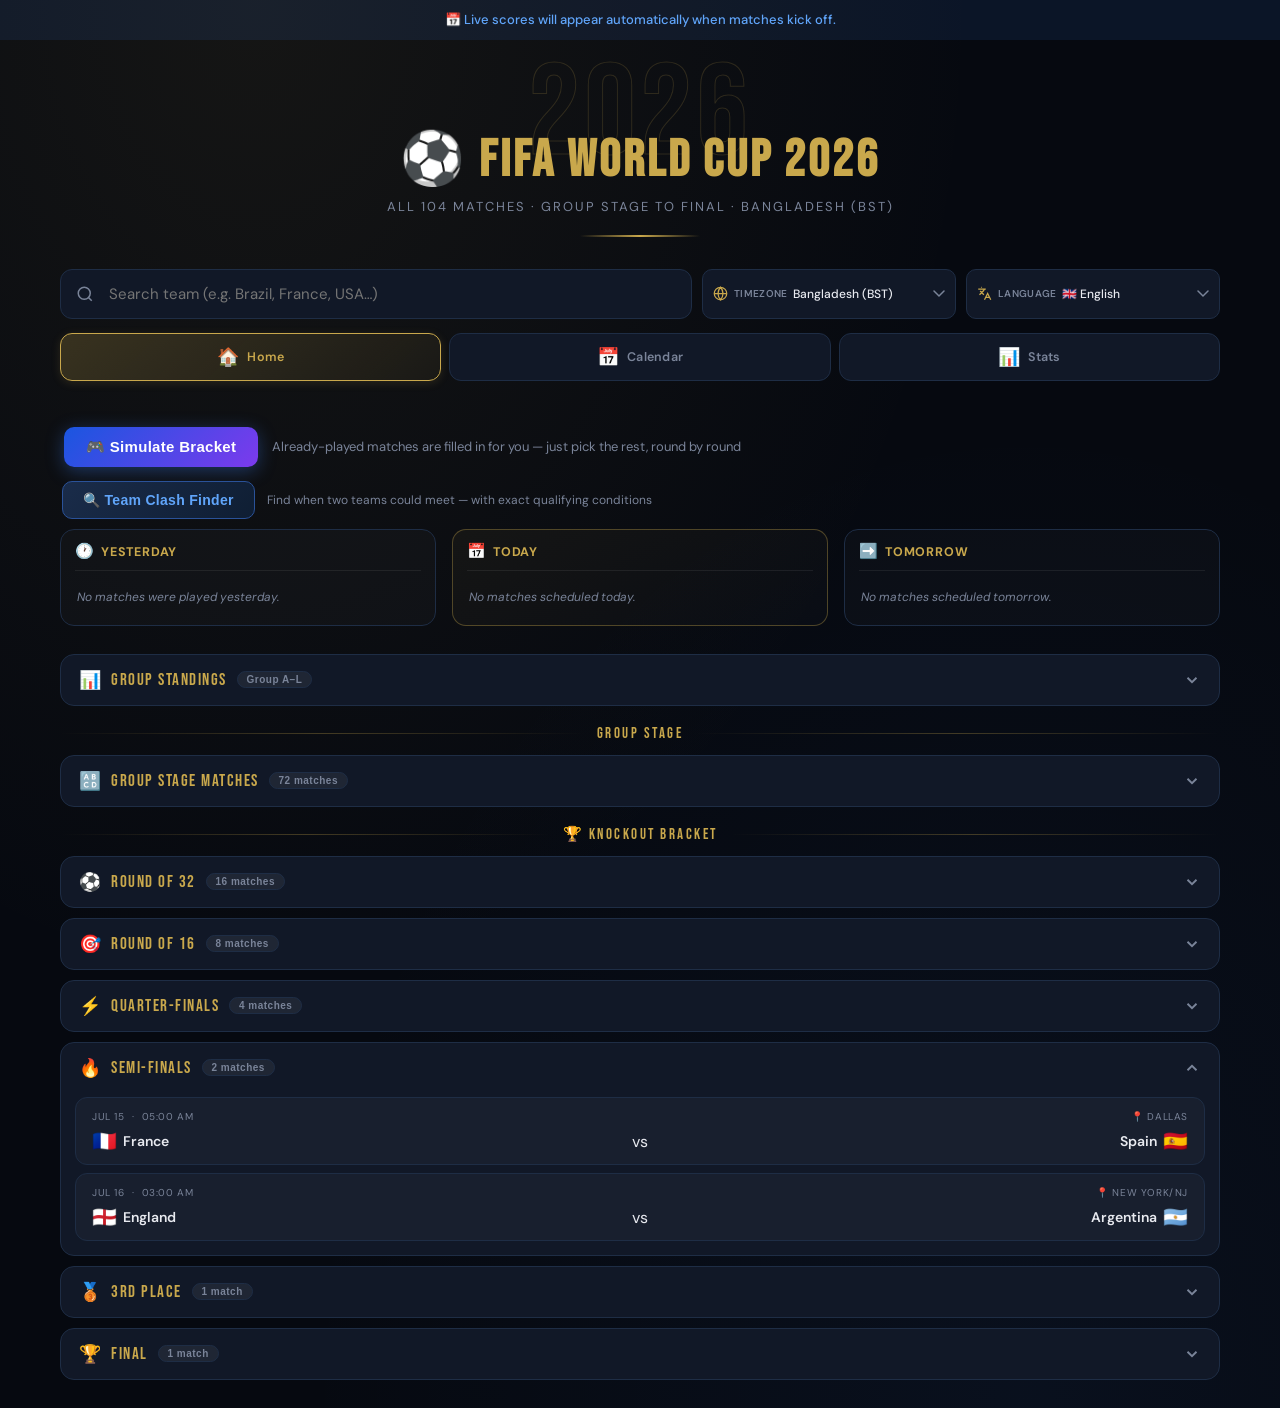
<file: index.html>
<!DOCTYPE html>
<html lang="en" dir="ltr">
<head>
  <meta charset="UTF-8">
  <meta name="viewport" content="width=device-width, initial-scale=1.0, viewport-fit=cover">
  <meta name="theme-color" content="#0b0f1a">
  <meta name="description" content="FIFA World Cup 2026 Full Fixture Viewer — all 104 matches, live scores, group standings, knockout bracket.">
  <title>FIFA World Cup 2026 – Full Fixtures</title>
  <link rel="icon" type="image/png" href="images/football.png">
  <link rel="apple-touch-icon" href="images/football.png">
  <link href="https://fonts.googleapis.com/css2?family=Bebas+Neue&family=DM+Sans:wght@300;400;500;600&display=swap" rel="stylesheet">
  <link rel="stylesheet" href="css/styles.css">
</head>
<body>

<!-- ── Live data banner ──────────────────────────────────────────────────── -->
<div id="liveBanner" class="live-banner"></div>

<!-- ── Header ───────────────────────────────────────────────────────────── -->
<header>
  <div class="year-badge">2026</div>
  <h1>⚽ FIFA WORLD CUP 2026</h1>
  <p id="headerSub">All 104 Matches · Group Stage to Final · Bangladesh Time</p>
</header>

<!-- ── Language Switcher ────────────────────────────────────────────────── -->
<!-- ── Controls ─────────────────────────────────────────────────────────── -->
<div class="controls">
  <div class="controls-top-row">
    <div class="search-wrap">
      <svg width="18" height="18" fill="none" stroke="currentColor" stroke-width="2" viewBox="0 0 24 24">
        <circle cx="11" cy="11" r="8"/><path d="m21 21-4.35-4.35"/>
      </svg>
      <input type="text" id="search" placeholder="Search team (e.g. Brazil, France, USA…)" oninput="App.onSearch()">
    </div>
    <div class="tz-selector-wrap" id="tzSelectorWrap">
      <label class="tz-label" for="tzSelect">
        <svg width="15" height="15" fill="none" stroke="currentColor" stroke-width="2" viewBox="0 0 24 24">
          <circle cx="12" cy="12" r="10"/>
          <path d="M2 12h20M12 2a15.3 15.3 0 0 1 4 10 15.3 15.3 0 0 1-4 10 15.3 15.3 0 0 1-4-10 15.3 15.3 0 0 1 4-10z"/>
        </svg>
        <span id="tzLabelText">Timezone</span>
      </label>
      <select id="tzSelect" class="tz-select"></select>
    </div>
    <div class="tz-selector-wrap" id="langSelectorWrap">
      <label class="tz-label" for="langSelect">
        <svg width="15" height="15" fill="none" stroke="currentColor" stroke-width="2" viewBox="0 0 24 24">
          <path d="M5 8l6 6M4 14l6-6 2-3M2 5h12M7 2h1M22 22l-5-10-5 10M14 18h6"/>
        </svg>
        <span id="langLabelText">Language</span>
      </label>
      <select id="langSelect" class="tz-select"></select>
    </div>
  </div>

  <div class="mode-bar">
    <button class="mode-btn" id="modeHome"     onclick="App.setMode('home')"><span class="icon">🏠</span> Home</button>
    <button class="mode-btn" id="modeCalendar" onclick="App.setMode('calendar')"><span class="icon">📅</span> Calendar</button>
    <button class="mode-btn" id="modeStats"    onclick="App.setMode('stats')"><span class="icon">📊</span> Stats</button>
  </div>
</div>

<!-- ── Calendar ─────────────────────────────────────────────────────────── -->
<div id="calendarSection" class="section-wrap" style="display:none;">
  <div class="calendar">
    <div class="cal-header">
      <button class="cal-nav" onclick="Calendar.shiftMonth(-1)">‹</button>
      <h3 id="calTitle">JUNE 2026</h3>
      <button class="cal-nav" onclick="Calendar.shiftMonth(1)">›</button>
    </div>
    <div class="cal-grid" id="calGrid"></div>
  </div>
  <div class="day-results" id="dayResults">
    <div class="day-results-header" id="dayResultsHeader"></div>
    <div id="dayMatchList"></div>
  </div>
</div>

<!-- ── Home: Today/Yesterday + Standings + Group Stage + Knockout ─────────── -->
<div id="bracketSection" class="section-wrap" style="display:none;">
  <div id="bracketContent"></div>
</div>

<!-- ── Stats section ────────────────────────────────────────────────────── -->
<div id="statsSection" class="section-wrap" style="display:none;">
  <div id="statsContent"></div>
</div>

<!-- ── Export bar ───────────────────────────────────────────────────────── -->
<div class="export-bar" id="exportBar">
  <button class="export-btn" onclick="Export.open()">📲 Add to iPhone / Google Calendar</button>
</div>


<!-- ── Export modal ─────────────────────────────────────────────────────── -->
<div class="modal-overlay" id="exportModal" onclick="Export.handleOverlay(event)">
  <div class="modal">
    <button class="modal-close" onclick="Export.close()">✕</button>
    <div class="modal-title">📲 Export to Calendar</div>
    <div class="modal-sub">Choose teams to add their group-stage schedule to your calendar app.</div>
    <div class="modal-section-label">Select Teams</div>
    <div class="team-select-grid" id="teamSelectGrid"></div>
    <div class="modal-actions">
      <button class="btn-select-all" id="selectAllBtn" onclick="Export.toggleAll()">Select All</button>
      <button class="btn-download-ics" id="downloadBtn" onclick="Export.download()" disabled>⬇️ Download .ics</button>
    </div>
    <div id="subscribeSection" class="subscribe-section" style="display:none"></div>
    <div class="modal-divider"></div>
    <div class="ics-note">
      <strong>iPhone:</strong> Open the .ics file → tap "Add All" → appears in Calendar app.<br>
      <strong>Google:</strong> calendar.google.com → Settings → Import → upload file.
    </div>
  </div>
</div>

<!-- Scripts: i18n first, then data, then live + modules, app last -->
<script src="js/i18n.js"></script>
<script src="js/data.js"></script>
<script src="js/live.js"></script>
<script src="js/standings.js"></script>
<script src="js/resolver.js"></script>
<script src="js/calendar.js"></script>
<script src="js/bracket.js"></script>
<script src="js/export.js"></script>
<script src="js/stats.js"></script>
<script src="js/simulator.js"></script>
<script src="js/clash-finder.js"></script>
<script src="js/app.js"></script>
</body>
</html>
</file>
<file: css/styles.css>
/* styles.css — WC2026 Fixture Viewer */

:root {
  --gold: #C9A84C;
  --gold-light: #F0D080;
  --dark: #0a0e1a;
  --darker: #060910;
  --card-bg: #111827;
  --card-border: #1e2d45;
  --text: #e8eaf0;
  --muted: #7a8499;
  --accent: #3b82f6;
}

* { margin: 0; padding: 0; box-sizing: border-box; }

body {
  background: var(--darker);
  color: var(--text);
  font-family: 'DM Sans', sans-serif;
  min-height: 100vh;
  background-image:
    radial-gradient(ellipse at 20% 0%, rgba(201,168,76,.08) 0%, transparent 50%),
    radial-gradient(ellipse at 80% 100%, rgba(59,130,246,.06) 0%, transparent 50%);
}


/* ═══════════════════════════════════════════════════════════════════════
   LIVE DATA UI — banner, score badges, scorer rows
   ═══════════════════════════════════════════════════════════════════════ */

/* ── Top banner ───────────────────────────────────────────────────────── */
.live-banner {
  padding: 10px 20px;
  font-size: 13px;
  font-weight: 500;
  text-align: center;
  line-height: 1.5;
  display: none;   /* shown via JS once state is known */
}
.live-banner--static  { background: rgba(120,120,120,.12); color: var(--muted); }
.live-banner--loading { background: rgba(59,130,246,.12);  color: #60a5fa; }
.live-banner--waiting { background: rgba(59,130,246,.10);  color: #60a5fa; }
.live-banner--live    { background: rgba(34,197,94,.12);   color: #4ade80; }
.live-banner--error        { background: rgba(239,68,68,.12);   color: #f87171; }
.live-banner--cached_error { background: rgba(239,68,68,.08);   color: #fca5a5; }
.live-banner--live         { background: rgba(34,197,94,.15);   color: #4ade80;
                              animation: banner-pulse 2s ease-in-out infinite; }

@keyframes banner-pulse {
  0%, 100% { opacity: 1; }
  50%       { opacity: .75; }
}

/* ── Score badges (LIVE / HT / FT) ───────────────────────────────────── */
.badge {
  display: inline-flex;
  align-items: center;
  gap: 3px;
  font-size: 10px;
  font-weight: 700;
  letter-spacing: .6px;
  border-radius: 20px;
  padding: 2px 8px;
  vertical-align: middle;
  flex-shrink: 0;
}
.badge--live {
  background: rgba(239,68,68,.18);
  color: #f87171;
  animation: pulse-badge 1.4s ease-in-out infinite;
}
.badge--ht {
  background: rgba(251,191,36,.15);
  color: #fbbf24;
}
.badge--ft {
  background: rgba(148,163,184,.15);
  color: var(--muted);
}

@keyframes pulse-badge {
  0%, 100% { opacity: 1; }
  50%       { opacity: .6; }
}

/* ── Scorer row beneath a match card ─────────────────────────────────── */
.scorers-row {
  display: flex;
  flex-wrap: wrap;
  gap: 4px 10px;
  padding: 6px 16px 4px;
  font-size: 11px;
  color: var(--muted);
  border-top: 1px solid rgba(255,255,255,.05);
  line-height: 1.6;
}
.scorer-item {
  white-space: nowrap;
  font-size: 11px;
}
.scorer-item b { color: var(--gold-light); }
.scorer-sep    { color: var(--card-border); }

/* ── Live score value on match card ──────────────────────────────────── */
.score--live { color: #f87171 !important; }

/* ── Calendar dot live indicator ─────────────────────────────────────── */
.cal-day.has-live .match-dot { background: #f87171; }
.match-dot.dot--live         { background: #f87171; animation: pulse-badge 1.4s ease-in-out infinite; }

/* ── Header ─────────────────────────────────────────────────────────────── */
header {
  text-align: center;
  padding: 48px 20px 32px;
  position: relative;
}

header::after {
  content: '';
  display: block;
  width: 120px;
  height: 2px;
  background: linear-gradient(90deg, transparent, var(--gold), transparent);
  margin: 20px auto 0;
}

.year-badge {
  font-family: 'Bebas Neue', sans-serif;
  font-size: clamp(72px,12vw,130px);
  line-height: .85;
  color: transparent;
  -webkit-text-stroke: 1px rgba(201,168,76,.18);
  letter-spacing: 4px;
  position: absolute;
  top: 20px; left: 50%;
  transform: translateX(-50%);
  white-space: nowrap;
  pointer-events: none;
  z-index: 0;
}

header h1 {
  font-family: 'Bebas Neue', sans-serif;
  font-size: clamp(28px,5vw,52px);
  letter-spacing: 3px;
  color: var(--gold);
  position: relative; z-index: 1;
  margin-top: 40px;
}

header p {
  color: var(--muted);
  font-size: 13px;
  letter-spacing: 2px;
  text-transform: uppercase;
  margin-top: 6px;
  position: relative; z-index: 1;
}

/* ── Controls ───────────────────────────────────────────────────────────── */
.controls {
  max-width: 1200px;
  margin: 0 auto 28px;
  padding: 0 20px;
  display: flex;
  flex-direction: column;
  gap: 14px;
}

/* top row: search + timezone side by side */
.controls-top-row {
  display: flex;
  flex-wrap: wrap;
  gap: 10px;
  align-items: stretch;
}

.search-wrap {
  position: relative;
  flex: 3 1 200px;
  min-width: 0;
}

.search-wrap input {
  width: 100%;
  padding: 14px 20px 14px 48px;
  background: var(--card-bg);
  border: 1px solid var(--card-border);
  border-radius: 12px;
  color: var(--text);
  font-size: 15px;
  font-family: 'DM Sans', sans-serif;
  outline: none;
  transition: border-color .2s;
}

.search-wrap input:focus { border-color: var(--gold); }

.search-wrap svg {
  position: absolute; left: 16px; top: 50%;
  transform: translateY(-50%);
  color: var(--muted);
}

/* ── Timezone selector ──────────────────────────────────────────────────── */
.tz-selector-wrap {
  display: flex;
  align-items: center;
  gap: 6px;
  background: var(--card-bg);
  border: 1px solid var(--card-border);
  border-radius: 10px;
  padding: 8px 10px;
  flex: 1 1 110px;
  min-width: 0;
  transition: border-color .2s;
}

.tz-selector-wrap:focus-within {
  border-color: var(--gold);
}

.tz-label {
  display: flex;
  align-items: center;
  gap: 6px;
  color: var(--muted);
  font-size: 10px;
  font-weight: 600;
  letter-spacing: .3px;
  text-transform: uppercase;
  cursor: default;
  flex-shrink: 0;
}

.tz-label svg { flex-shrink: 0; color: var(--gold); }

.tz-select {
  background: transparent;
  border: none;
  color: var(--text);
  font-family: 'DM Sans', sans-serif;
  font-size: 12px;
  font-weight: 500;
  outline: none;
  cursor: pointer;
  min-width: 0;
  width: 100%;
  max-width: 160px;
  /* Custom arrow */
  appearance: none;
  -webkit-appearance: none;
  padding-right: 20px;
  background-image: url("data:image/svg+xml,%3Csvg xmlns='http://www.w3.org/2000/svg' width='12' height='8' viewBox='0 0 12 8'%3E%3Cpath d='M1 1l5 5 5-5' stroke='%237a8499' stroke-width='1.5' fill='none' stroke-linecap='round'/%3E%3C/svg%3E");
  background-repeat: no-repeat;
  background-position: right 0 center;
}

.tz-select option {
  background: var(--card-bg);
  color: var(--text);
}

/* ── Mode bar ───────────────────────────────────────────────────────────── */
.mode-bar {
  display: grid;
  grid-template-columns: repeat(3, 1fr);
  gap: 8px;
}

.mode-btn {
  padding: 12px 6px;
  border-radius: 12px;
  border: 1px solid var(--card-border);
  background: var(--card-bg);
  color: var(--muted);
  font-family: 'DM Sans', sans-serif;
  font-size: 12.5px;
  font-weight: 600;
  cursor: pointer;
  letter-spacing: .3px;
  transition: transform .15s ease, border-color .2s, background .2s, color .2s, box-shadow .2s;
  display: flex;
  align-items: center;
  justify-content: center;
  gap: 8px;
  white-space: nowrap;
  min-width: 0;
  min-height: 48px;
}

.mode-btn .icon { font-size: 18px; line-height: 1; }
.mode-btn:hover { border-color: rgba(201,168,76,.4); color: var(--text); transform: translateY(-1px); }
.mode-btn:active { transform: translateY(0); }
.mode-btn.active {
  background: linear-gradient(135deg, rgba(201,168,76,.22), rgba(201,168,76,.06));
  border-color: var(--gold);
  color: var(--gold);
  box-shadow: 0 2px 10px rgba(201,168,76,.15);
}

/* ── Filter panels ──────────────────────────────────────────────────────── */
.filter-panel {
  display: none;
  flex-wrap: nowrap;
  gap: 8px;
  overflow-x: auto;
  -webkit-overflow-scrolling: touch;
  scrollbar-width: none;
  padding-bottom: 2px;
  animation: fadeIn .2s ease;
}
.filter-panel::-webkit-scrollbar { display: none; }

.filter-chip {
  padding: 7px 14px;
  border-radius: 8px;
  border: 1px solid var(--card-border);
  background: transparent;
  color: var(--muted);
  font-family: 'DM Sans', sans-serif;
  font-size: 12px;
  font-weight: 500;
  cursor: pointer;
  letter-spacing: .5px;
  transition: all .18s;
  white-space: nowrap;
}

.filter-chip:hover, .filter-chip.active {
  background: var(--gold);
  border-color: var(--gold);
  color: #000;
  font-weight: 600;
}

@keyframes fadeIn {
  from { opacity: 0; transform: translateY(-6px); }
  to   { opacity: 1; transform: translateY(0); }
}

/* ── Team cards grid ────────────────────────────────────────────────────── */
.teams-grid {
  max-width: 1200px;
  margin: 0 auto;
  padding: 0 16px 60px;
  display: grid;
  grid-template-columns: repeat(auto-fill, minmax(min(300px, 100%), 1fr));
  gap: 16px;
}

.team-card {
  background: var(--card-bg);
  border: 1px solid var(--card-border);
  border-radius: 16px;
  overflow: hidden;
  transition: transform .2s, border-color .2s, box-shadow .2s;
}

.team-card:hover {
  transform: translateY(-4px);
  border-color: rgba(201,168,76,.4);
  box-shadow: 0 16px 40px rgba(0,0,0,.4), 0 0 0 1px rgba(201,168,76,.1);
}

.card-header {
  padding: 16px 20px;
  display: flex;
  align-items: center;
  gap: 12px;
  border-bottom: 1px solid var(--card-border);
  position: relative;
  overflow: hidden;
}

.card-header::before {
  content: '';
  position: absolute; inset: 0;
  background: linear-gradient(135deg, rgba(201,168,76,.08), transparent 60%);
}

.flag-circle {
  width: 44px; height: 44px;
  border-radius: 50%;
  background: linear-gradient(135deg, var(--gold), var(--gold-light));
  display: flex; align-items: center; justify-content: center;
  font-size: 22px;
  flex-shrink: 0;
  box-shadow: 0 4px 12px rgba(201,168,76,.3);
}

.team-info h2 {
  font-family: 'Bebas Neue', sans-serif;
  font-size: 22px;
  letter-spacing: 1.5px;
  color: var(--text);
}

.group-label {
  font-size: 11px;
  letter-spacing: 2px;
  text-transform: uppercase;
  color: var(--gold);
  font-weight: 500;
}

.count-badge {
  display: inline-block;
  background: rgba(201,168,76,.15);
  color: var(--gold);
  border-radius: 20px;
  padding: 2px 10px;
  font-size: 11px;
  font-weight: 600;
  letter-spacing: 1px;
  margin-left: 8px;
}

.match-list { padding: 12px 0; }

.match-row {
  padding: 10px 16px;
  display: grid;
  grid-template-columns: minmax(50px,72px) 1fr minmax(50px,72px);
  gap: 6px;
  align-items: center;
  border-bottom: 1px solid rgba(255,255,255,.04);
  transition: background .15s;
}

.match-row:last-child { border-bottom: none; }
.match-scorers-wrap {
  grid-column: 1 / -1;
  padding: 0 0 2px;
}
.match-row:hover { background: rgba(255,255,255,.03); }

.match-date { font-size: 11px; color: var(--muted); font-weight: 500; }
.match-vs   { font-size: 13px; font-weight: 600; color: var(--text); text-align: center; }
.match-vs .highlight { color: var(--gold-light); }
.match-time { font-size: 11px; color: var(--accent); text-align: right; font-weight: 500; }

.no-match-in-filter {
  padding: 12px 20px;
  font-size: 12px;
  color: var(--muted);
  border-top: 1px solid var(--card-border);
  line-height: 1.5;
}

.no-results {
  grid-column: 1/-1;
  text-align: center;
  padding: 80px 20px;
  color: var(--muted);
  font-size: 16px;
}

.hidden { display: none !important; }

/* ── Calendar ───────────────────────────────────────────────────────────── */
.calendar-wrap { display: none; }
.calendar-wrap.visible { display: block; }

.calendar {
  background: var(--card-bg);
  border: 1px solid var(--card-border);
  border-radius: 16px;
  overflow: hidden;
}

.cal-header {
  display: flex;
  align-items: center;
  justify-content: space-between;
  padding: 16px 20px;
  border-bottom: 1px solid var(--card-border);
}

.cal-header h3 {
  font-family: 'Bebas Neue', sans-serif;
  font-size: 20px;
  letter-spacing: 2px;
  color: var(--gold);
}

.cal-nav {
  background: none;
  border: 1px solid var(--card-border);
  color: var(--muted);
  border-radius: 8px;
  width: 32px; height: 32px;
  cursor: pointer;
  font-size: 16px;
  display: flex; align-items: center; justify-content: center;
  transition: all .2s;
}

.cal-nav:hover { border-color: var(--gold); color: var(--gold); }

.cal-grid {
  display: grid;
  grid-template-columns: repeat(7,1fr);
  gap: 1px;
  background: var(--card-border);
}

.cal-day-name {
  background: var(--card-bg);
  text-align: center;
  padding: 10px 4px;
  font-size: 11px; color: var(--muted);
  font-weight: 600; letter-spacing: 1px;
  text-transform: uppercase;
}

.cal-day {
  background: var(--card-bg);
  text-align: center;
  padding: 12px 4px;
  font-size: 14px; font-weight: 500;
  color: var(--muted);
  cursor: default;
  position: relative;
  min-height: 52px;
  display: flex; flex-direction: column;
  align-items: center; justify-content: center;
  gap: 3px;
}

.cal-day.has-match { color: var(--text); cursor: pointer; transition: background .15s; }
.cal-day.has-match:hover { background: rgba(201,168,76,.08); }
.cal-day.selected  { background: rgba(201,168,76,.15) !important; color: var(--gold); }
.cal-day.selected .day-num { color: var(--gold); font-weight: 700; }
.cal-day.has-match-other { cursor: default; opacity: .45; }
.cal-day.empty { background: rgba(0,0,0,.2); }

.match-dot {
  width: 5px; height: 5px;
  border-radius: 50%;
  background: var(--gold);
  opacity: .8;
}

.match-count-label {
  font-size: 9px; color: var(--gold);
  font-weight: 600; letter-spacing: .5px;
}

.day-results { display: none; margin-top: 14px; }
.day-results.visible { display: block; }

.day-results-header {
  font-family: 'Bebas Neue', sans-serif;
  font-size: 18px; letter-spacing: 2px;
  color: var(--gold);
  margin-bottom: 12px; padding: 0 4px;
}

.no-match-note {
  color: var(--muted); font-size: 13px;
  padding: 8px 0 12px;
}

/* ── Accordion (shared by bracket stages + standings) ───────────────────── */
.ko-section {
  background: var(--card-bg);
  border: 1px solid var(--card-border);
  border-radius: 14px;
  overflow: hidden;
  margin-bottom: 10px;
  transition: border-color .2s;
}
.ko-section:hover { border-color: rgba(201,168,76,.3); }

.ko-header {
  width: 100%;
  display: flex;
  align-items: center;
  justify-content: space-between;
  padding: 14px 18px;
  background: none;
  border: none;
  cursor: pointer;
  color: var(--text);
  gap: 10px;
  transition: background .15s;
}
.ko-header:hover { background: rgba(255,255,255,.03); }

.ko-header-left {
  display: flex;
  align-items: center;
  gap: 10px;
  min-width: 0;
}

.ko-icon  { font-size: 18px; flex-shrink: 0; }

.ko-title {
  font-family: 'Bebas Neue', sans-serif;
  font-size: 17px;
  letter-spacing: 1.5px;
  color: var(--gold);
  white-space: nowrap;
}

.ko-count-badge {
  font-size: 10px;
  font-weight: 600;
  letter-spacing: .5px;
  color: var(--muted);
  background: rgba(255,255,255,.06);
  border: 1px solid var(--card-border);
  border-radius: 20px;
  padding: 2px 9px;
  flex-shrink: 0;
}

.ko-chevron {
  color: var(--muted);
  flex-shrink: 0;
  transition: transform .28s cubic-bezier(.4,0,.2,1);
}

/* Body collapse / expand */
.ko-body {
  max-height: 0;
  overflow: hidden;
  transition: max-height .35s cubic-bezier(.4,0,.2,1);
}
.ko-body--open { max-height: 9999px; }

.ko-body-inner { padding: 4px 0 14px; }

/* ── Divider between standings and KO stages ─────────────────────────── */
.ko-divider {
  display: flex;
  align-items: center;
  gap: 12px;
  margin: 18px 0 12px;
  color: var(--gold);
}
.ko-divider::before,
.ko-divider::after {
  content: '';
  flex: 1;
  height: 1px;
  background: linear-gradient(90deg, transparent, rgba(201,168,76,.3), transparent);
}
.ko-divider span {
  font-family: 'Bebas Neue', sans-serif;
  font-size: 15px;
  letter-spacing: 2.5px;
  white-space: nowrap;
}

/* ── KO match cards ─────────────────────────────────────────────────────── */
.ko-match-list {
  display: flex;
  flex-direction: column;
  gap: 8px;
  padding: 0 14px;
}

.ko-match-card {
  background: rgba(255,255,255,.03);
  border: 1px solid var(--card-border);
  border-radius: 12px;
  padding: 12px 16px;
  transition: border-color .2s, transform .15s;
}
.ko-match-card:hover {
  border-color: rgba(201,168,76,.3);
  transform: translateX(3px);
}
.ko-match-card.ko-match--final {
  border-color: var(--gold);
  background: linear-gradient(135deg, rgba(201,168,76,.1), rgba(201,168,76,.02));
}

.ko-match-meta {
  display: flex;
  align-items: center;
  justify-content: space-between;
  flex-wrap: wrap;
  gap: 4px 10px;
  font-size: 10px;
  color: var(--muted);
  letter-spacing: .6px;
  text-transform: uppercase;
  margin-bottom: 8px;
}
.ko-match-venue {
  text-align: right;
  overflow-wrap: break-word;
  min-width: 0;
}

.ko-match-teams {
  display: grid;
  grid-template-columns: 1fr auto 1fr;
  align-items: center;
  gap: 8px;
}

.ko-team {
  display: flex;
  align-items: center;
  flex-wrap: wrap;
  gap: 6px;
  min-width: 0;
}
.ko-team--right { justify-content: flex-end; text-align: right; }
.ko-team-flag { font-size: 20px; line-height: 1; flex-shrink: 0; }

.ko-team-name {
  font-size: 14px;
  font-weight: 600;
  color: var(--text);
  overflow-wrap: break-word;
  min-width: 0;
}

/* Hint text shown under team name for pending KO matches */
.ko-team-hint {
  display: block;
  flex-basis: 100%;
  font-size: 10px;
  color: var(--muted);
  line-height: 1.4;
  margin-top: 3px;
}
.ko-team--right .ko-team-hint { text-align: right; }

.ko-middle {
  display: flex;
  flex-direction: column;
  align-items: center;
  gap: 4px;
  flex-shrink: 0;
}

.ko-vs {
  font-size: 11px;
  color: var(--muted);
  font-weight: 600;
  letter-spacing: 1px;
}

.ko-score {
  font-size: 18px;
  font-weight: 700;
  color: var(--text);
  font-family: 'Bebas Neue', sans-serif;
  letter-spacing: 2px;
}
.ko-score.score--live { color: #ef4444; }

/* KO hint block (pending matches: shows who each slot could be) */
.day-ko-hint {
  display: grid;
  grid-template-columns: 1fr 1fr;
  gap: 8px;
  margin-top: 8px;
  padding-top: 8px;
  border-top: 1px solid rgba(255,255,255,.06);
}
.day-ko-team-hint {
  font-size: 11px;
  color: var(--muted);
  line-height: 1.4;
}
.day-ko-team-hint strong {
  display: block;
  color: var(--text);
  font-weight: 600;
  margin-bottom: 2px;
  font-size: 12px;
}
.day-ko-team-hint:last-child { text-align: right; }

/* ── Calendar day-result cards (redesigned) ─────────────────────────────── */
.day-match-card {
  display: block;
  background: var(--card-bg);
  border: 1px solid var(--card-border);
  border-radius: 12px;
  padding: 14px 16px;
  margin-bottom: 10px;
  transition: border-color .2s;
}
.day-match-card:hover { border-color: rgba(201,168,76,.3); }
.day-match-card.day-match-card--final {
  border-color: var(--gold);
}

.day-match-header {
  display: flex;
  align-items: center;
  justify-content: space-between;
  flex-wrap: wrap;
  margin-bottom: 10px;
  gap: 6px 10px;
}

.day-stage-pill {
  font-size: 10px;
  font-weight: 700;
  letter-spacing: 1px;
  text-transform: uppercase;
  color: var(--gold);
  background: rgba(201,168,76,.12);
  border-radius: 20px;
  padding: 3px 10px;
  flex-shrink: 0;
}
.day-stage-pill--ko {
  color: var(--accent);
  background: rgba(59,130,246,.12);
}

.day-match-venue-inline {
  font-size: 11px;
  color: var(--muted);
  text-align: right;
  overflow-wrap: break-word;
  min-width: 0;
}

.day-match-teams {
  display: grid;
  grid-template-columns: 1fr auto 1fr;
  align-items: center;
  gap: 8px;
  margin-bottom: 8px;
}
.day-match-teams .hl {
  font-size: 14px;
  font-weight: 600;
  color: var(--text);
  overflow-wrap: break-word;
  display: flex;
  align-items: center;
  gap: 6px;
  min-width: 0;
}
.day-match-teams .hl-right { justify-content: flex-end; text-align: right; }
.day-match-flag { font-size: 18px; line-height: 1; flex-shrink: 0; }

.day-match-center {
  display: flex;
  flex-direction: column;
  align-items: center;
  gap: 3px;
  flex-shrink: 0;
}
.day-match-vs-sep  { font-size: 11px; color: var(--muted); font-weight: 600; letter-spacing: 1px; }
.match-score       { font-size: 18px; font-weight: 700; font-family: 'Bebas Neue', sans-serif; color: var(--text); letter-spacing: 2px; }
.match-score.score--live { color: #ef4444; }
.match-score.score--pending-live { color: #ef4444; opacity: .55; }

.day-match-foot {
  display: flex;
  align-items: center;
  justify-content: flex-end;
}
.day-match-time-pill {
  font-size: 11px;
  font-weight: 600;
  color: var(--accent);
  background: rgba(59,130,246,.1);
  border-radius: 20px;
  padding: 3px 10px;
}

.no-match-note {
  color: var(--muted); font-size: 13px;
  padding: 8px 0 12px;
}

/* ── Standings tables ────────────────────────────────────────────────────── */
.standings-header  { padding: 2px 14px 10px; }
.standings-title   { font-family: 'Bebas Neue', sans-serif; font-size: 20px; letter-spacing: 2px; color: var(--gold); }

.standings-grid {
  display: grid;
  grid-template-columns: repeat(auto-fill, minmax(300px, 1fr));
  gap: 12px;
  padding: 4px 14px 10px;
}

.standings-table-wrap {
  background: rgba(255,255,255,.03);
  border: 1px solid var(--card-border);
  border-radius: 10px;
  overflow: hidden;
}

.standings-group-title {
  font-family: 'Bebas Neue', sans-serif;
  font-size: 14px;
  letter-spacing: 2px;
  color: var(--gold);
  padding: 8px 12px 6px;
  border-bottom: 1px solid var(--card-border);
  display: flex;
  align-items: center;
  justify-content: space-between;
}

.standings-progress {
  font-size: 10px;
  color: var(--muted);
  font-family: 'DM Sans', sans-serif;
  font-weight: 500;
  letter-spacing: .5px;
}

.standings-table {
  width: 100%;
  border-collapse: collapse;
  font-size: 12px;
}
.standings-table thead tr {
  background: rgba(255,255,255,.03);
  border-bottom: 1px solid var(--card-border);
}
.standings-table th {
  padding: 6px 6px;
  color: var(--muted);
  font-weight: 600;
  font-size: 10px;
  letter-spacing: .8px;
  text-transform: uppercase;
  text-align: center;
}
.standings-table th.col-team { text-align: left; }
.standings-table th.col-pos  { width: 24px; }
.standings-table td {
  padding: 7px 6px;
  text-align: center;
  color: var(--muted);
  font-size: 12px;
  border-bottom: 1px solid rgba(255,255,255,.04);
}
.standings-table td.col-team { text-align: left; }
.standings-table td.col-pts  { font-weight: 700; color: var(--text); }
.standings-table td.col-pos  { font-size: 13px; }
.standings-table tbody tr:last-child td { border-bottom: none; }
.standings-table tbody tr:hover { background: rgba(255,255,255,.03); }

.standing-qual   td { background: rgba(201,168,76,.05); }
.standing-third  td { background: rgba(59,130,246,.04); }
.standing-flag   { font-size: 15px; margin-right: 6px; }
.standing-name   { font-weight: 500; color: var(--text); font-size: 12px; }
.pos-gd          { color: #22c55e; font-weight: 600; }
.neg-gd          { color: #ef4444; font-weight: 600; }

/* ── Export bar ─────────────────────────────────────────────────────────── */
.export-bar { max-width: 1200px; margin: 0 auto 20px; padding: 0 20px; display: none; }
.export-bar.visible { display: block; }

.export-btn {
  width: 100%; padding: 13px 20px;
  background: linear-gradient(135deg, rgba(201,168,76,.18), rgba(201,168,76,.06));
  border: 1px solid var(--gold); border-radius: 12px;
  color: var(--gold); font-family: 'DM Sans', sans-serif; font-size: 14px; font-weight: 600;
  cursor: pointer; letter-spacing: .5px;
  display: flex; align-items: center; justify-content: center; gap: 8px;
  transition: all .2s;
}
.export-btn:hover {
  background: linear-gradient(135deg, rgba(201,168,76,.28), rgba(201,168,76,.1));
  box-shadow: 0 4px 20px rgba(201,168,76,.2);
}

/* ── Export modal ───────────────────────────────────────────────────────── */
.modal-overlay {
  display: none; position: fixed; inset: 0;
  background: rgba(0,0,0,.7); z-index: 100;
  align-items: center; justify-content: center;
  padding: 20px; backdrop-filter: blur(4px);
}
.modal-overlay.open { display: flex; }
.modal {
  background: var(--card-bg); border: 1px solid var(--card-border);
  border-radius: 20px; padding: 28px 24px;
  width: 100%; max-width: 420px; max-height: 85vh; overflow-y: auto;
  position: relative; animation: slideUp .25s ease;
}
@keyframes slideUp {
  from { transform: translateY(20px); opacity: 0; }
  to   { transform: translateY(0); opacity: 1; }
}
.modal-title {
  font-family: 'Bebas Neue', sans-serif; font-size: 24px; letter-spacing: 2px;
  color: var(--gold); margin-bottom: 6px;
}
.modal-sub  { font-size: 12px; color: var(--muted); margin-bottom: 20px; line-height: 1.5; }
.modal-close {
  position: absolute; top: 16px; right: 16px;
  background: none; border: 1px solid var(--card-border);
  color: var(--muted); border-radius: 8px;
  width: 32px; height: 32px; cursor: pointer; font-size: 18px;
  display: flex; align-items: center; justify-content: center; transition: all .2s;
}
.modal-close:hover { border-color: var(--gold); color: var(--gold); }
.modal-section-label {
  font-size: 11px; letter-spacing: 2px; text-transform: uppercase;
  color: var(--muted); font-weight: 600; margin-bottom: 10px;
}
.team-select-grid {
  display: flex; flex-direction: column; gap: 6px; margin-bottom: 20px;
  max-height: 240px; overflow-y: auto; padding-right: 4px;
}
.team-select-grid::-webkit-scrollbar { width: 4px; }
.team-select-grid::-webkit-scrollbar-track { background: transparent; }
.team-select-grid::-webkit-scrollbar-thumb { background: var(--card-border); border-radius: 4px; }
.team-opt {
  display: flex; align-items: center; gap: 10px;
  padding: 10px 14px; border-radius: 10px;
  border: 1px solid var(--card-border); cursor: pointer; transition: all .15s; user-select: none;
}
.team-opt:hover     { border-color: rgba(201,168,76,.4); background: rgba(201,168,76,.05); }
.team-opt.selected  { border-color: var(--gold); background: rgba(201,168,76,.12); }
.team-opt-flag { font-size: 20px; flex-shrink: 0; }
.team-opt-name { font-size: 14px; font-weight: 600; color: var(--text); flex: 1; }
.team-opt-grp  { font-size: 11px; color: var(--muted); }
.team-opt-check {
  width: 18px; height: 18px; border-radius: 5px; border: 2px solid var(--card-border);
  flex-shrink: 0; display: flex; align-items: center; justify-content: center;
  font-size: 11px; transition: all .15s;
}
.team-opt.selected .team-opt-check { background: var(--gold); border-color: var(--gold); color: #000; }
.modal-actions { display: flex; gap: 10px; margin-top: 4px; }
.btn-select-all {
  flex: 1; padding: 10px; border-radius: 10px; border: 1px solid var(--card-border);
  background: transparent; color: var(--muted); font-family: 'DM Sans', sans-serif;
  font-size: 13px; font-weight: 600; cursor: pointer; transition: all .2s;
}
.btn-select-all:hover { border-color: var(--gold); color: var(--gold); }
.btn-download-ics {
  flex: 2; padding: 12px; border-radius: 10px; border: none; background: var(--gold); color: #000;
  font-family: 'DM Sans', sans-serif; font-size: 14px; font-weight: 700;
  cursor: pointer; transition: all .2s; display: flex; align-items: center; justify-content: center; gap: 6px;
}
.btn-download-ics:hover   { background: var(--gold-light); transform: translateY(-1px); }
.btn-download-ics:disabled{ opacity: .4; cursor: not-allowed; transform: none; }
.ics-note {
  margin-top: 14px; padding: 12px 14px;
  background: rgba(59,130,246,.08); border: 1px solid rgba(59,130,246,.2);
  border-radius: 10px; font-size: 12px; color: var(--muted); line-height: 1.6;
}
.ics-note strong { color: var(--accent); }

/* ══════════════════════════════════════════════════════════════════
   RESPONSIVE
   ══════════════════════════════════════════════════════════════════ */
/* ══════════════════════════════════════════════════════════════════
   RESPONSIVE — covers iPhone 17 Pro Max (430px) and all mobile
   ══════════════════════════════════════════════════════════════════ */

/* ── Tablet / large phone ────────────────────────────────────────────────── */
@media (max-width: 700px) {
  /* Header: tighten */
  header { padding: 32px 16px 24px; }
  .year-badge { font-size: clamp(60px, 18vw, 90px); }

  /* Controls: full bleed padding */
  .controls { padding: 0 12px; gap: 10px; margin-bottom: 18px; }

  /* Search + tz/lang wrap into two rows: search full width, selectors side by side */
  .controls-top-row { flex-wrap: wrap; gap: 8px; }
  .search-wrap      { flex: 1 1 100%; }          /* full row */
  .tz-selector-wrap { flex: 1 1 calc(50% - 4px); min-width: 0; }

  /* Calendar section */
  #calendarSection { padding: 0 12px !important; margin-bottom: 16px !important; }
  #bracketSection  { padding: 0 12px !important; margin-bottom: 16px !important; }

  /* Team grid */
  .teams-grid { padding: 0 12px 40px; gap: 12px; }
}

/* ── Mobile (iPhone Pro Max = 430px and below) ───────────────────────────── */
@media (max-width: 480px) {

  /* ── Header ── */
  header { padding: 28px 12px 20px; }
  header h1 { font-size: clamp(20px, 6vw, 30px); }
  header p  { font-size: 11px; }
  .year-badge { opacity: .5; }

  /* ── Controls row ── */
  .controls { padding: 0 10px; gap: 8px; }
  .search-wrap input { font-size: 14px; padding: 12px 16px 12px 42px; border-radius: 10px; }
  .search-wrap svg   { left: 13px; }

  /* Tz + Lang: each takes half width, hide text label, show icon only */
  .tz-selector-wrap  { padding: 9px 10px; border-radius: 10px; flex: 1 1 calc(50% - 4px); }
  .tz-label span     { display: none; }          /* hide "Timezone" / "Language" text */
  .tz-label svg      { width: 16px; height: 16px; }
  .tz-select         { font-size: 12px; }

  /* ── Mode bar: 3 equal cols, icon + label ── */
  .mode-bar  { gap: 6px; grid-template-columns: repeat(3, 1fr); }
  .mode-btn  { padding: 10px 4px; font-size: 10.5px; border-radius: 10px; gap: 5px; letter-spacing: 0; min-height: 44px; }
  .mode-btn .icon { font-size: 16px; }

  /* ── Filter chips: horizontal scroll ── */
  .filter-panel   { padding-bottom: 4px; }
  .filter-chip    { padding: 6px 12px; font-size: 11px; flex-shrink: 0; }

  /* ── Team cards ── */
  .teams-grid    { padding: 0 10px 40px; gap: 10px; }
  .team-card     { border-radius: 12px; }
  .card-header   { padding: 12px 14px; gap: 10px; }
  .flag-circle   { width: 38px; height: 38px; font-size: 18px; }
  .team-info h2  { font-size: 18px; }
  .group-label   { font-size: 10px; }
  .count-badge   { font-size: 10px; padding: 1px 8px; }

  /* ── Match rows inside team cards ── */
  .match-row      { padding: 9px 14px; gap: 4px; }
  .match-row > .match-date { font-size: 10px; }
  .match-row > .match-vs   { font-size: 12px; }
  .match-row > .match-time { font-size: 10px; }

  /* ── Calendar ── */
  #calendarSection { padding: 0 10px !important; }
  .cal-header      { padding: 12px 14px; }
  .cal-header h3   { font-size: 16px; }
  .cal-nav         { width: 28px; height: 28px; font-size: 14px; }
  .cal-day-name    { padding: 8px 2px; font-size: 10px; }
  .cal-day         { padding: 8px 2px; font-size: 12px; min-height: 44px; }
  .match-count-label { font-size: 8px; }
  .match-dot       { width: 4px; height: 4px; }

  /* Day results */
  .day-results-header { font-size: 15px; }
  .day-match-card  { padding: 10px 12px; border-radius: 10px; }
  .day-match-header{ margin-bottom: 6px; }
  .day-stage-pill  { font-size: 9px; padding: 2px 8px; }
  .day-match-venue-inline { font-size: 9px; max-width: 100px; }
  .day-match-teams .hl { font-size: 12px; }
  .match-score     { font-size: 15px; }
  .day-match-time-pill { font-size: 10px; padding: 2px 8px; }
  .day-ko-hint     { grid-template-columns: 1fr; gap: 4px; }
  .day-ko-team-hint:last-child { text-align: left; }

  /* ── Knockout accordion ── */
  #bracketSection  { padding: 0 10px !important; }
  .ko-section      { border-radius: 10px; }
  .ko-header       { padding: 12px 14px; }
  .ko-title        { font-size: 14px; }
  .ko-icon         { font-size: 16px; }
  .ko-count-badge  { font-size: 9px; padding: 1px 7px; display: none; }
  .ko-match-list   { padding: 0 10px; gap: 6px; }
  .ko-match-card   { padding: 10px 12px; border-radius: 10px; }
  .ko-match-meta   { font-size: 9px; margin-bottom: 6px; }
  .ko-team-name    { font-size: 12px; }
  .ko-team-hint    { font-size: 9px; }
  .ko-score        { font-size: 15px; }
  .ko-vs           { font-size: 10px; }
  .ko-divider span { font-size: 12px; letter-spacing: 1.5px; }

  /* ── Standings ── */
  .standings-grid  { grid-template-columns: 1fr; gap: 8px; padding: 4px 10px 10px; }
  .standings-table-wrap { border-radius: 8px; }
  .standings-group-title { font-size: 12px; padding: 6px 10px; }
  .standings-table th,
  .standings-table td    { padding: 5px 3px; font-size: 10px; }
  .standing-flag   { font-size: 13px; margin-right: 3px; }
  .standing-name   { font-size: 10px; }

  /* ── Export modal ── */
  .modal { padding: 20px 16px; border-radius: 16px; }
  .modal-title { font-size: 20px; }

  /* ── Live banner ── */
  .live-banner { font-size: 12px; padding: 8px 12px; }
}

/* ── Very small phones (360px and below) ──────────────────────────────────── */
@media (max-width: 360px) {
  .mode-btn       { font-size: 9px; }
  .mode-btn .icon { font-size: 14px; }
  .tz-select      { font-size: 11px; }
  .team-info h2   { font-size: 16px; }
  .ko-title       { font-size: 12px; }
}


/* ── Section wrapper (calendar / bracket) ──────────────────────────────── */
.section-wrap {
  max-width: 1200px;
  margin: 0 auto 28px;
  padding: 0 20px;
}


/* ── Stats page ──────────────────────────────────────────────────────────── */
.stats-page { padding-bottom: 40px; }

/* Controls: search + team filter */
.stats-controls {
  display: flex;
  gap: 10px;
  margin-bottom: 14px;
  align-items: center;
}
.stats-search-wrap {
  position: relative;
  flex: 3 1 160px;
  min-width: 0;
}
.stats-search-wrap svg {
  position: absolute; left: 13px; top: 50%;
  transform: translateY(-50%); color: var(--muted);
}
.stats-search-wrap input {
  width: 100%;
  padding: 11px 14px 11px 38px;
  background: var(--card-bg);
  border: 1px solid var(--card-border);
  border-radius: 10px;
  color: var(--text);
  font-family: 'DM Sans', sans-serif;
  font-size: 14px;
  outline: none;
  transition: border-color .2s;
}
.stats-search-wrap input:focus { border-color: var(--gold); }
.stats-team-filter {
  flex: 1 1 120px;
  min-width: 0;
}
.stats-team-select {
  width: 100%;
  padding: 9px 24px 9px 10px;
  background: var(--card-bg);
  border: 1px solid var(--card-border);
  border-radius: 10px;
  color: var(--text);
  font-family: 'DM Sans', sans-serif;
  font-size: 12px;
  outline: none;
  cursor: pointer;
  appearance: none;
  -webkit-appearance: none;
  background-image: url("data:image/svg+xml,%3Csvg xmlns='http://www.w3.org/2000/svg' width='10' height='7' viewBox='0 0 10 7'%3E%3Cpath d='M1 1l4 4 4-4' stroke='%237a8499' stroke-width='1.5' fill='none' stroke-linecap='round'/%3E%3C/svg%3E");
  background-repeat: no-repeat;
  background-position: right 8px center;
  transition: border-color .2s;
  max-width: 100%;
  overflow: hidden;
  text-overflow: ellipsis;
}
.stats-team-select:focus { border-color: var(--gold); }
.stats-team-select option { background: var(--card-bg); color: var(--text); }

/* Tabs */
.stats-tabs {
  display: flex;
  gap: 6px;
  margin-bottom: 16px;
  overflow-x: auto;
  -webkit-overflow-scrolling: touch;
  scrollbar-width: none;
  padding-bottom: 2px;
}
.stats-tabs::-webkit-scrollbar { display: none; }
.stats-tab {
  padding: 8px 16px;
  border-radius: 20px;
  border: 1px solid var(--card-border);
  background: transparent;
  color: var(--muted);
  font-family: 'DM Sans', sans-serif;
  font-size: 13px;
  font-weight: 600;
  cursor: pointer;
  white-space: nowrap;
  flex-shrink: 0;
  transition: all .18s;
}
.stats-tab:hover { border-color: rgba(201,168,76,.4); color: var(--text); }
.stats-tab--active {
  background: linear-gradient(135deg, rgba(201,168,76,.2), rgba(201,168,76,.05));
  border-color: var(--gold);
  color: var(--gold);
}

/* Table */
.stats-table-wrap {
  background: var(--card-bg);
  border: 1px solid var(--card-border);
  border-radius: 14px;
  overflow: hidden;
  margin-bottom: 10px;
}
.stats-table {
  width: 100%;
  border-collapse: collapse;
  font-size: 13px;
}
.stats-table thead tr {
  background: rgba(255,255,255,.03);
  border-bottom: 1px solid var(--card-border);
}
.stats-table th {
  padding: 10px 10px;
  color: var(--muted);
  font-weight: 700;
  font-size: 10px;
  letter-spacing: .8px;
  text-transform: uppercase;
  text-align: center;
  white-space: nowrap;
}
.stats-table th.col-player { text-align: left; }
.stats-table td {
  padding: 10px 10px;
  text-align: center;
  color: var(--muted);
  font-size: 13px;
  border-bottom: 1px solid rgba(255,255,255,.04);
  vertical-align: middle;
}
.stats-table td.col-player { text-align: left; }
.stats-table tbody tr:last-child td { border-bottom: none; }
.stats-table tbody tr:hover { background: rgba(255,255,255,.03); }
.stats-table .col-rank { width: 36px; font-size: 14px; text-align: center; }
.stats-table .col-sm   { width: 48px; }
.stats-table .col-team-sm { text-align: left; min-width: 0; }

/* Row highlights */
.stats-row--top td { background: rgba(201,168,76,.04); }

/* Player cell */
.player-name  { font-weight: 600; color: var(--text); display: block; }
.player-flag  { font-size: 16px; margin-right: 6px; flex-shrink: 0; }
.player-team  { font-size: 11px; color: var(--muted); }
.col-team-sm  { display: flex; align-items: center; gap: 4px; white-space: nowrap; overflow: hidden; text-overflow: ellipsis; }

/* Value cells */
.stats-val--main   { font-size: 18px; font-weight: 700; font-family: 'Bebas Neue',sans-serif; color: var(--gold); letter-spacing: 1px; }
.stats-val--yellow { font-size: 15px; font-weight: 700; color: #f59e0b; }
.stats-val--red    { font-size: 15px; font-weight: 700; color: #ef4444; }
.stats-muted       { color: var(--muted); font-size: 12px; }

/* Search highlight */
mark { background: rgba(201,168,76,.25); color: var(--gold-light); border-radius: 2px; padding: 0 1px; }

/* Show more button */
.stats-more-btn {
  width: 100%;
  padding: 11px;
  background: transparent;
  border: 1px dashed var(--card-border);
  border-radius: 10px;
  color: var(--muted);
  font-family: 'DM Sans', sans-serif;
  font-size: 13px;
  font-weight: 600;
  cursor: pointer;
  transition: all .2s;
  margin-bottom: 10px;
}
.stats-more-btn:hover { border-color: var(--gold); color: var(--gold); }

/* No data / coming soon */
.stats-no-data {
  padding: 14px 16px;
  background: rgba(59,130,246,.06);
  border: 1px solid rgba(59,130,246,.18);
  border-radius: 10px;
  font-size: 13px;
  color: var(--muted);
  margin-bottom: 12px;
  line-height: 1.5;
}
.stats-coming-soon {
  text-align: center;
  padding: 40px 20px;
  color: var(--muted);
  font-size: 13px;
}
.stats-cs-icon { font-size: 40px; margin-bottom: 12px; opacity: .5; }

/* Live note */
.stats-live-note {
  margin-top: 18px;
  font-size: 11px;
  color: var(--muted);
  text-align: center;
  padding: 10px;
  border-top: 1px solid var(--card-border);
  line-height: 1.6;
}

/* ── Stats mobile ──────────────────────────────────────────────────────── */
@media (max-width: 480px) {
  .stats-table th, .stats-table td { padding: 8px 6px; font-size: 11px; }
  .stats-val--main  { font-size: 15px; }
  .stats-tab        { font-size: 11px; padding: 6px 12px; }
  .stats-search-wrap input { font-size: 13px; }
  .stats-table .col-sm { width: 36px; }
  .player-flag { font-size: 14px; }
}

/* ── Language Switcher ───────────────────────────────────────────────────── */
.lang-switcher-outer {
  max-width: 1200px;
  margin: 0 auto 18px;
  padding: 0 20px;
}

.lang-switcher {
  display: flex;
  flex-wrap: wrap;
  gap: 6px;
  padding: 12px 16px;
  background: var(--card-bg);
  border: 1px solid var(--card-border);
  border-radius: 12px;
  align-items: center;
}

.lang-btn {
  display: flex;
  align-items: center;
  gap: 5px;
  padding: 6px 12px;
  border-radius: 8px;
  border: 1px solid var(--card-border);
  background: transparent;
  color: var(--muted);
  font-family: 'DM Sans', sans-serif;
  font-size: 12px;
  font-weight: 500;
  cursor: pointer;
  transition: all .18s;
  white-space: nowrap;
}

.lang-btn:hover {
  border-color: rgba(201,168,76,.4);
  color: var(--text);
  background: rgba(201,168,76,.06);
}

.lang-btn.active {
  background: linear-gradient(135deg, rgba(201,168,76,.22), rgba(201,168,76,.06));
  border-color: var(--gold);
  color: var(--gold);
  font-weight: 600;
}

.lang-flag { font-size: 15px; }
.lang-name { font-size: 12px; }

/* RTL support */
[dir="rtl"] .match-row            { direction: rtl; }
[dir="rtl"] .card-header          { direction: rtl; }
[dir="rtl"] .controls             { direction: rtl; }
[dir="rtl"] .day-match-meta       { align-items: flex-start; }
[dir="rtl"] .bracket-matchup      { direction: rtl; }
[dir="rtl"] .search-wrap svg      { left: auto; right: 16px; }
[dir="rtl"] .search-wrap input    { padding: 14px 48px 14px 20px; }
[dir="rtl"] .mode-bar             { direction: rtl; }
[dir="rtl"] .lang-switcher        { direction: ltr; } /* always ltr for the switcher itself */
[dir="rtl"] .standings-table      { direction: rtl; }
[dir="rtl"] .team-info            { text-align: right; }
[dir="rtl"] .modal                { direction: rtl; }
[dir="rtl"] .modal-close          { right: auto; left: 16px; }

/* ═══════════════════════════════════════════════════════════════════════
   BRACKET SIMULATOR
   ═══════════════════════════════════════════════════════════════════════ */

/* Toggle bar */
.sim-toggle-bar {
  display: flex;
  align-items: center;
  gap: 14px;
  padding: 18px 4px 14px;
  flex-wrap: wrap;
}
.sim-toggle-btn {
  display: inline-flex;
  align-items: center;
  gap: 8px;
  padding: 11px 22px;
  background: linear-gradient(135deg, #1a56e0 0%, #7c3aed 100%);
  color: #fff;
  border: none;
  border-radius: 10px;
  font-size: 15px;
  font-weight: 600;
  cursor: pointer;
  transition: opacity .2s, transform .15s, box-shadow .2s;
  box-shadow: 0 4px 18px rgba(59,130,246,.35);
  letter-spacing: .3px;
}
.sim-toggle-btn:hover {
  opacity: .9;
  transform: translateY(-1px);
  box-shadow: 0 6px 24px rgba(59,130,246,.45);
}
.sim-toggle-btn.sim-toggle--active {
  background: #374151;
  box-shadow: none;
}
.sim-toggle-hint {
  font-size: 13px;
  color: var(--muted);
}

/* Panel */
.sim-panel {
  margin-bottom: 24px;
}
.sim-inner {
  background: #0d1321;
  border: 1px solid #1e2d45;
  border-radius: 16px;
  padding: 24px 20px;
  animation: simFadeIn .25s ease;
}
@keyframes simFadeIn {
  from { opacity: 0; transform: translateY(-6px); }
  to   { opacity: 1; transform: translateY(0); }
}
.sim-title {
  font-size: 20px;
  font-weight: 700;
  color: var(--gold-light);
  letter-spacing: .5px;
  margin-bottom: 18px;
}

/* Header row */
.sim-header {
  display: flex;
  align-items: center;
  gap: 16px;
  margin-bottom: 22px;
  flex-wrap: wrap;
}
.sim-progress-wrap {
  flex: 1;
  min-width: 160px;
  display: flex;
  flex-direction: column;
  gap: 5px;
}
.sim-progress-bar {
  height: 6px;
  background: #1e2d45;
  border-radius: 99px;
  overflow: hidden;
}
.sim-progress-fill {
  height: 100%;
  background: linear-gradient(90deg, #1a56e0, #7c3aed);
  border-radius: 99px;
  transition: width .35s ease;
}
.sim-progress-label {
  font-size: 12px;
  color: var(--muted);
}
.sim-reset-btn {
  padding: 8px 16px;
  background: #1e2d45;
  border: 1px solid #2a3f5f;
  color: var(--muted);
  border-radius: 8px;
  font-size: 13px;
  cursor: pointer;
  transition: background .15s, color .15s;
  white-space: nowrap;
}
.sim-reset-btn:hover {
  background: #253653;
  color: var(--text);
}

/* Stage */
.sim-stage {
  margin-bottom: 22px;
}
.sim-stage-header {
  display: flex;
  align-items: center;
  gap: 8px;
  padding: 8px 0 10px;
  border-bottom: 1px solid #1e2d45;
  margin-bottom: 14px;
}
.sim-stage-icon { font-size: 17px; }
.sim-stage-label {
  font-size: 14px;
  font-weight: 700;
  color: var(--text);
  letter-spacing: .4px;
  text-transform: uppercase;
  flex: 1;
}
.sim-stage-count {
  font-size: 12px;
  color: var(--muted);
  background: #1e2d45;
  padding: 2px 8px;
  border-radius: 99px;
}
.sim-stage-count--done {
  background: rgba(34,197,94,.15);
  color: #4ade80;
}

/* Matches grid */
.sim-matches {
  display: grid;
  grid-template-columns: repeat(auto-fill, minmax(260px, 1fr));
  gap: 10px;
}

/* Individual match card */
.sim-match {
  background: var(--card-bg);
  border: 1px solid var(--card-border);
  border-radius: 12px;
  padding: 12px;
  transition: border-color .2s;
}
.sim-match:hover {
  border-color: #2a3f5f;
}
.sim-match--final {
  grid-column: 1 / -1;
  max-width: 480px;
  margin: 0 auto;
  border-color: var(--gold);
  box-shadow: 0 0 24px rgba(201,168,76,.12);
}
.sim-match-venue {
  font-size: 10px;
  color: var(--muted);
  text-align: center;
  margin-bottom: 8px;
  letter-spacing: .3px;
}
.sim-match-teams {
  display: flex;
  align-items: center;
  gap: 6px;
}
.sim-vs {
  font-size: 10px;
  font-weight: 700;
  color: var(--muted);
  flex-shrink: 0;
  letter-spacing: 1px;
}
.sim-vs--final {
  font-size: 13px;
  color: var(--gold);
}
.sim-match-result {
  margin-top: 7px;
  font-size: 11px;
  color: #4ade80;
  text-align: center;
  letter-spacing: .2px;
}

/* Team buttons */
.sim-team {
  flex: 1;
  display: flex;
  align-items: center;
  justify-content: center;
  gap: 5px;
  padding: 9px 6px;
  background: #111827;
  border: 1.5px solid #1e2d45;
  border-radius: 8px;
  color: var(--text);
  font-size: 12px;
  font-weight: 500;
  cursor: pointer;
  transition: background .15s, border-color .15s, transform .1s, opacity .15s;
  text-align: center;
  min-height: 48px;
  flex-direction: column;
  line-height: 1.3;
  position: relative;
  overflow: hidden;
}
.sim-team:hover:not([disabled]) {
  background: #1a2538;
  border-color: var(--accent);
  transform: scale(1.03);
}
.sim-team--winner {
  background: rgba(26,86,224,.18) !important;
  border-color: #1a56e0 !important;
  color: #93c5fd !important;
  font-weight: 700;
}
.sim-team--loser {
  opacity: .38;
  text-decoration: line-through;
}
.sim-team--pending {
  opacity: .45;
  cursor: default;
  font-style: italic;
  font-size: 10px;
}
.sim-team--actual {
  background: rgba(34,197,94,.16) !important;
  border-color: #22c55e !important;
  color: #4ade80 !important;
  font-weight: 700;
  cursor: default;
}
.sim-flag { font-size: 18px; line-height: 1; }
.sim-name { font-size: 11px; word-break: break-word; }
.sim-crown {
  position: absolute;
  top: 3px;
  right: 4px;
  font-size: 11px;
}
.sim-check {
  position: absolute;
  top: 3px;
  right: 4px;
  font-size: 11px;
  color: #4ade80;
}
.sim-match-result--actual { color: #4ade80; font-weight: 600; }
.sim-champion-actual-tag {
  margin-top: 14px;
  display: inline-block;
  padding: 6px 16px;
  border-radius: 99px;
  background: rgba(34,197,94,.15);
  color: #4ade80;
  font-size: 12px;
  font-weight: 700;
  letter-spacing: .3px;
}

/* Champion banner */
.sim-champion {
  text-align: center;
  padding: 28px 16px;
  background: radial-gradient(ellipse at center, rgba(201,168,76,.12) 0%, transparent 70%);
  border: 1.5px solid var(--gold);
  border-radius: 16px;
  animation: simFadeIn .3s ease;
}
.sim-champion-trophy { font-size: 52px; line-height: 1; margin-bottom: 8px; }
.sim-champion-label {
  font-size: 11px;
  letter-spacing: 2.5px;
  color: var(--gold);
  text-transform: uppercase;
  font-weight: 700;
  margin-bottom: 10px;
}
.sim-champion-name {
  font-size: 26px;
  font-weight: 800;
  color: var(--gold-light);
  letter-spacing: .5px;
}
.sim-repick-btn {
  margin-top: 14px;
  padding: 7px 18px;
  background: transparent;
  border: 1px solid #2a3f5f;
  color: var(--muted);
  border-radius: 8px;
  font-size: 12px;
  cursor: pointer;
  transition: background .15s;
}
.sim-repick-btn:hover { background: #1e2d45; color: var(--text); }

/* Summary */
.sim-summary {
  margin-top: 22px;
  background: #0d1321;
  border: 1px solid #1e2d45;
  border-radius: 14px;
  padding: 20px;
}
.sim-summary-title {
  font-size: 16px;
  font-weight: 700;
  color: var(--gold-light);
  margin-bottom: 14px;
}
.sim-summary-rows { display: flex; flex-direction: column; gap: 8px; }
.sim-summary-row {
  display: flex;
  align-items: center;
  gap: 12px;
  padding: 10px 14px;
  background: var(--card-bg);
  border-radius: 10px;
  border: 1px solid var(--card-border);
}
.sim-summary-row--gold  { border-color: var(--gold); background: rgba(201,168,76,.07); }
.sim-summary-row--bronze { border-color: #b87333; background: rgba(184,115,51,.07); }
.sim-summary-pos  { font-size: 20px; flex-shrink: 0; }
.sim-summary-team { font-size: 15px; font-weight: 700; color: var(--text); flex: 1; }
.sim-summary-label { font-size: 11px; color: var(--muted); }

/* Mobile */
@media (max-width: 500px) {
  .sim-matches { grid-template-columns: 1fr; }
  .sim-match--final { max-width: 100%; }
  .sim-team { font-size: 10px; min-height: 44px; }
  .sim-flag { font-size: 16px; }
}

/* ═══════════════════════════════════════════════════════════════════════
   CLASH FINDER — Team Clash Finder Widget
   ═══════════════════════════════════════════════════════════════════════ */

/* Toggle bar — same style as simulator toggle bar */
.cf-toggle-bar {
  display: flex;
  align-items: center;
  gap: 12px;
  margin: 0 0 10px 0;
  padding: 0 2px;
  flex-wrap: wrap;
}

.cf-toggle-btn {
  display: inline-flex;
  align-items: center;
  gap: 8px;
  padding: 10px 20px;
  background: linear-gradient(135deg, #1a2c4a 0%, #0f1e33 100%);
  border: 1.5px solid #2a5299;
  color: #60a5fa;
  border-radius: 10px;
  font-size: 14px;
  font-weight: 700;
  cursor: pointer;
  transition: all .2s;
  letter-spacing: .3px;
}
.cf-toggle-btn:hover {
  background: linear-gradient(135deg, #1e3561 0%, #132444 100%);
  border-color: #3b6fd4;
  color: #93c5fd;
  transform: translateY(-1px);
  box-shadow: 0 4px 16px rgba(37,99,235,.22);
}
.cf-toggle-btn.cf-toggle--active {
  background: linear-gradient(135deg, #1e3561 0%, #132444 100%);
  border-color: #3b82f6;
  color: #bfdbfe;
}

.cf-toggle-hint {
  font-size: 12px;
  color: var(--muted);
  flex: 1;
  min-width: 0;
}

/* Panel */
.cf-panel {
  background: #070e1a;
  border: 1.5px solid #1e2d45;
  border-radius: 16px;
  margin-bottom: 20px;
  overflow: hidden;
  animation: simFadeIn .3s ease;
}

.cf-panel-inner {
  padding: 20px;
}

.cf-title {
  font-size: 20px;
  font-weight: 800;
  color: var(--text);
  margin-bottom: 16px;
  letter-spacing: .4px;
}

/* Inner wrapper */
.cf-inner { display: flex; flex-direction: column; gap: 16px; }

.cf-tagline {
  font-size: 13px;
  color: var(--muted);
  line-height: 1.5;
  padding: 10px 14px;
  background: rgba(255,255,255,.03);
  border-radius: 8px;
  border-left: 3px solid #2563eb;
}

/* Selectors row */
.cf-selectors {
  display: grid;
  grid-template-columns: 1fr auto 1fr;
  align-items: end;
  gap: 12px;
}

.cf-selector-group {
  display: flex;
  flex-direction: column;
  gap: 6px;
}

.cf-label {
  font-size: 11px;
  font-weight: 700;
  letter-spacing: 1px;
  text-transform: uppercase;
  color: var(--muted);
}

.cf-select {
  width: 100%;
  padding: 10px 12px;
  background: #0d1828;
  border: 1.5px solid #1e3354;
  color: var(--text);
  border-radius: 10px;
  font-size: 14px;
  font-weight: 600;
  cursor: pointer;
  appearance: auto;
  transition: border-color .2s, box-shadow .2s;
  outline: none;
}
.cf-select:focus {
  border-color: #3b82f6;
  box-shadow: 0 0 0 2px rgba(59,130,246,.18);
}
.cf-select option { background: #0d1828; }
.cf-select optgroup { color: #60a5fa; font-size: 11px; }

.cf-vs-divider {
  font-size: 16px;
  font-weight: 900;
  color: var(--muted);
  text-align: center;
  padding-bottom: 10px;
  letter-spacing: 1px;
}

/* Result area */
.cf-result { min-height: 60px; }

.cf-hint {
  text-align: center;
  color: var(--muted);
  font-size: 13px;
  padding: 20px 16px;
  background: rgba(255,255,255,.02);
  border-radius: 10px;
  border: 1px dashed #1e2d45;
}
.cf-hint--warn { color: #f59e0b; border-color: #92400e; }

/* Result card */
.cf-result-card {
  border-radius: 14px;
  padding: 20px;
  display: flex;
  flex-direction: column;
  align-items: center;
  gap: 10px;
  border: 1.5px solid;
  animation: simFadeIn .25s ease;
  text-align: center;
}
.cf-result-card--blue   { background: rgba(37,99,235,.08);  border-color: #1d4ed8; }
.cf-result-card--teal   { background: rgba(13,148,136,.08); border-color: #0f766e; }
.cf-result-card--orange { background: rgba(234,88,12,.08);  border-color: #c2410c; }
.cf-result-card--red    { background: rgba(220,38,38,.08);  border-color: #b91c1c; }
.cf-result-card--gold   { background: rgba(201,168,76,.08); border-color: var(--gold); }
.cf-result-card--impossible { background: rgba(75,85,99,.08); border-color: #374151; }

.cf-result-header {
  display: flex;
  align-items: center;
  gap: 12px;
  font-size: 17px;
  font-weight: 800;
  color: var(--text);
  flex-wrap: wrap;
  justify-content: center;
}
.cf-result-team { font-size: 16px; }
.cf-result-vs { font-size: 20px; }

.cf-result-badge { font-size: 44px; line-height: 1; margin: 4px 0; }

.cf-result-stage {
  font-size: 22px;
  font-weight: 900;
  color: var(--gold-light);
  letter-spacing: .3px;
}

.cf-result-desc {
  font-size: 14px;
  color: #cbd5e1;
  line-height: 1.6;
  max-width: 400px;
}
.cf-result-desc strong { color: #f8fafc; }

.cf-result-note {
  font-size: 11px;
  color: var(--muted);
  margin-top: 4px;
  font-style: italic;
}

/* ── Path Timeline ── */
.cf-timeline {
  display: flex;
  align-items: center;
  gap: 0;
  margin: 10px 0 4px;
  overflow-x: auto;
  padding: 12px 8px;
  background: rgba(0,0,0,.25);
  border-radius: 10px;
  border: 1px solid rgba(255,255,255,.06);
  width: 100%;
  box-sizing: border-box;
  scrollbar-width: thin;
}

.cf-tl-step {
  display: flex;
  flex-direction: column;
  align-items: center;
  gap: 4px;
  min-width: 60px;
  padding: 6px 4px;
  border-radius: 8px;
  transition: background .2s;
  position: relative;
}
.cf-tl-step--clash {
  background: rgba(255,215,0,.1);
  border: 1.5px solid var(--gold);
  animation: cfClashPulse 1.4s ease-in-out infinite;
}
.cf-tl-step--after { opacity: .35; }

@keyframes cfClashPulse {
  0%,100% { box-shadow: 0 0 0 0 rgba(201,168,76,.3); }
  50%      { box-shadow: 0 0 0 8px rgba(201,168,76,.0); }
}

.cf-tl-icon  { font-size: 18px; line-height: 1; }
.cf-tl-label { font-size: 9px; font-weight: 700; letter-spacing: .8px; text-transform: uppercase; color: var(--muted); }

.cf-tl-teams {
  display: flex;
  align-items: center;
  gap: 3px;
  font-size: 16px;
}
.cf-tl-team { line-height: 1; }
.cf-tl-team--a.cf-tl-team--clash-a,
.cf-tl-team--b.cf-tl-team--clash-b { animation: cfBounce .6s ease; }
@keyframes cfBounce {
  0%,100% { transform: scale(1); }
  40%     { transform: scale(1.35); }
}
.cf-tl-team--out { font-size: 10px; color: #ef4444; opacity: .7; }
.cf-tl-sep { font-size: 10px; color: #374151; }
.cf-tl-vs  { font-size: 14px; }

.cf-tl-arrow {
  font-size: 20px;
  color: #2a3f5f;
  flex-shrink: 0;
  padding: 0 2px;
  line-height: 1;
  margin-bottom: 20px;
}
.cf-tl-arrow--dim { opacity: .25; }

/* Reset */
.cf-reset-btn {
  align-self: flex-end;
  padding: 7px 16px;
  background: transparent;
  border: 1px solid #1e2d45;
  color: var(--muted);
  border-radius: 8px;
  font-size: 12px;
  cursor: pointer;
  transition: all .15s;
}
.cf-reset-btn:hover { background: #1a2640; color: var(--text); border-color: #2a4060; }

/* Mobile */
@media (max-width: 540px) {
  .cf-selectors {
    grid-template-columns: 1fr;
    gap: 8px;
  }
  .cf-vs-divider {
    text-align: center;
    padding: 0;
  }
  .cf-tl-step { min-width: 48px; }
  .cf-result-header { font-size: 14px; }
  .cf-result-stage  { font-size: 18px; }
}

/* ── ClashFinder v2 — updated result card & stages breakdown ── */
.cf-result-card { border-radius:14px; padding:0; border:1.5px solid; overflow:hidden; animation:simFadeIn .25s ease; }
.cf-card--blue   { border-color:#1d4ed8; }
.cf-card--teal   { border-color:#0f766e; }
.cf-card--orange { border-color:#c2410c; }
.cf-card--red    { border-color:#b91c1c; }
.cf-card--gold   { border-color:var(--gold); }
.cf-card-impossible { border-color:#374151; }

.cf-card-hero { padding:22px 20px 18px; display:flex; flex-direction:column; align-items:center; gap:8px; text-align:center; }
.cf-card--blue   .cf-card-hero { background:rgba(37,99,235,.09); }
.cf-card--teal   .cf-card-hero { background:rgba(13,148,136,.09); }
.cf-card--orange .cf-card-hero { background:rgba(234,88,12,.09); }
.cf-card--red    .cf-card-hero { background:rgba(220,38,38,.09); }
.cf-card--gold   .cf-card-hero { background:rgba(201,168,76,.09); }
.cf-card-impossible .cf-card-hero { background:rgba(75,85,99,.08); }

.cf-result-header { display:flex; align-items:center; gap:10px; font-size:17px; font-weight:800; flex-wrap:wrap; justify-content:center; }
.cf-result-vs { font-size:20px; }
.cf-result-badge { font-size:44px; line-height:1; }
.cf-result-stage { font-size:21px; font-weight:900; color:var(--gold-light); }
.cf-result-desc { font-size:13px; color:#cbd5e1; line-height:1.65; max-width:420px; }
.cf-result-desc strong { color:#f1f5f9; }

.cf-stages { padding:4px 14px 16px; display:flex; flex-direction:column; gap:0; }
.cf-stage-row { display:flex; gap:0; position:relative; }
.cf-stage-row:not(:last-child) .cf-stage-left::after { content:''; position:absolute; left:19px; top:36px; width:2px; height:calc(100% - 8px); background:#1a2d4a; z-index:0; }
.cf-stage-left { position:relative; display:flex; flex-direction:column; align-items:center; min-width:40px; padding-top:12px; }
.cf-stage-dot { width:28px; height:28px; border-radius:50%; display:flex; align-items:center; justify-content:center; font-size:13px; z-index:1; position:relative; border:2px solid; flex-shrink:0; }
.cf-dot--clash    { background:rgba(201,168,76,.15); border-color:var(--gold); animation:cfClashPulse 1.6s ease-in-out infinite; }
.cf-dot--possible { background:rgba(37,99,235,.12); border-color:#1d4ed8; }
@keyframes cfClashPulse { 0%,100%{box-shadow:0 0 0 0 rgba(201,168,76,.4);}50%{box-shadow:0 0 0 6px rgba(201,168,76,.0);} }

.cf-stage-body { flex:1; padding:8px 0 14px 12px; min-width:0; }
.cf-stage-title-row { display:flex; align-items:center; gap:8px; margin-bottom:6px; flex-wrap:wrap; }
.cf-stage-name { font-size:13px; font-weight:800; letter-spacing:.3px; }
.cf-sname--clash    { color:var(--gold-light); }
.cf-sname--possible { color:#60a5fa; }

.cf-stage-badge { font-size:9px; font-weight:800; letter-spacing:1px; text-transform:uppercase; padding:2px 7px; border-radius:20px; }
.cf-badge--earliest { background:rgba(201,168,76,.2); color:var(--gold-light); border:1px solid rgba(201,168,76,.4); }
.cf-badge--possible { background:rgba(37,99,235,.15); color:#93c5fd; border:1px solid rgba(59,130,246,.3); }

.cf-conditions { background:rgba(255,255,255,.03); border:1px solid #1a2d4a; border-radius:8px; padding:10px 12px; display:flex; flex-direction:column; gap:7px; }
.cf-cond--clash    { border-color:rgba(201,168,76,.3); background:rgba(201,168,76,.05); }
.cf-cond--possible { border-color:rgba(37,99,235,.25); background:rgba(37,99,235,.05); }
.cf-cond-row { display:flex; align-items:flex-start; gap:8px; font-size:12px; line-height:1.5; }
.cf-cond-flag { font-size:16px; flex-shrink:0; margin-top:-1px; }
.cf-cond-text { color:#cbd5e1; }
.cf-cond-text strong { color:#f1f5f9; }
.cf-cond-text em { color:#93c5fd; font-style:normal; font-weight:600; }

.cf-bracket-divider { display:flex; align-items:center; gap:10px; margin:12px 0 10px; color:var(--muted); font-size:11px; font-weight:700; text-transform:uppercase; letter-spacing:1.5px; }
.cf-bracket-divider::before,.cf-bracket-divider::after { content:''; flex:1; height:1px; background:#1a2d4a; }

.ko-match-label { font-size:10px; color:var(--gold); margin-bottom:4px; font-weight:700; letter-spacing:.5px; }
.ko-match-card--highlight { border-color:rgba(201,168,76,.35)!important; background:rgba(201,168,76,.05)!important; }
.ko-team-qual { font-size:10px; color:#60a5fa; display:block; margin-top:2px; font-weight:600; }

/* ── ClashFinder v4 — team blocks with multiple route options ── */
.cf-team-block { display:flex; gap:10px; margin-bottom:10px; }
.cf-team-block:last-child { margin-bottom:0; }
.cf-team-block-flag { font-size:20px; flex-shrink:0; margin-top:2px; }
.cf-team-block-body { flex:1; min-width:0; }
.cf-team-name-line { font-size:12px; color:#cbd5e1; margin-bottom:5px; }
.cf-team-name-line strong { color:#f1f5f9; }
.cf-option-row { font-size:11px; color:#93c5fd; line-height:1.55; margin-bottom:3px; padding-left:4px; }
.cf-option-row em { font-style:normal; }

/* ═══════════════════════════════════════════════════════════════════════
   SUBSCRIBE / AUTO-SYNC UI
   ═══════════════════════════════════════════════════════════════════════ */

.subscribe-section {
  background: linear-gradient(135deg, rgba(26,86,224,.10) 0%, rgba(124,58,237,.10) 100%);
  border: 1px solid rgba(99,102,241,.35);
  border-radius: 12px;
  padding: 16px;
  margin: 14px 0 0;
  animation: simFadeIn .2s ease;
}
.subscribe-title {
  font-size: 14px;
  font-weight: 700;
  color: #93c5fd;
  margin-bottom: 6px;
}
.subscribe-desc {
  font-size: 12px;
  color: #94a3b8;
  line-height: 1.5;
  margin-bottom: 12px;
}
.subscribe-desc strong { color: #e2e8f0; }
.subscribe-btns {
  display: flex;
  gap: 8px;
  flex-wrap: wrap;
  margin-bottom: 12px;
}
.btn-subscribe {
  display: inline-flex;
  align-items: center;
  gap: 6px;
  padding: 9px 16px;
  border-radius: 9px;
  font-size: 13px;
  font-weight: 600;
  text-decoration: none;
  cursor: pointer;
  transition: opacity .15s, transform .1s;
  font-family: inherit;
}
.btn-subscribe:hover { opacity: .88; transform: translateY(-1px); }
.btn-subscribe--iphone {
  background: #1d4ed8;
  color: #fff;
  border: none;
}
.btn-subscribe--google {
  background: #fff;
  color: #1e293b;
  border: 1px solid #e2e8f0;
}
.subscribe-note {
  font-size: 11px;
  color: #64748b;
  line-height: 1.5;
}
.subscribe-url {
  display: block;
  margin-top: 5px;
  padding: 6px 10px;
  background: #0d1321;
  border: 1px solid #1e2d45;
  border-radius: 6px;
  font-size: 10px;
  color: #7dd3fc;
  word-break: break-all;
  cursor: pointer;
  font-family: monospace;
  transition: background .15s, border-color .15s;
}
.subscribe-url:hover { background: #111827; border-color: #2a3f5f; }
.subscribe-url.copied {
  color: #4ade80;
  border-color: #166534;
}
.subscribe-url.copied::after { content: ' ✓ Copied!'; }
.modal-divider {
  height: 1px;
  background: #1e2d45;
  margin: 14px 0 10px;
}

/* ═══════════════════════════════════════════════════════════════════════
   PENALTY / EXTRA-TIME SCORE BREAKDOWN
   ═══════════════════════════════════════════════════════════════════════ */

.score-block {
  display: inline-flex;
  flex-direction: column;
  align-items: center;
  gap: 2px;
  line-height: 1.1;
}
.score-tag {
  font-size: 9px;
  font-weight: 700;
  letter-spacing: .6px;
  color: var(--muted);
  background: rgba(255,255,255,.06);
  border-radius: 4px;
  padding: 1px 5px;
  margin-left: 5px;
  vertical-align: middle;
  text-transform: uppercase;
}
.score-pens {
  font-size: 11px;
  font-weight: 600;
  color: var(--gold-light, #d4af37);
  letter-spacing: .3px;
  white-space: nowrap;
}

/* ═══════════════════════════════════════════════════════════════════════
   YESTERDAY / TODAY / TOMORROW STRIP (Home tab)
   ═══════════════════════════════════════════════════════════════════════ */

.fm-days-row {
  display: grid;
  grid-template-columns: repeat(3, 1fr);
  gap: 16px;
  margin-bottom: 28px;
  align-items: start;
}

.fm-day-col {
  background: rgba(255,255,255,.02);
  border: 1px solid var(--card-border);
  border-radius: 14px;
  padding: 14px;
  min-width: 0;
}
.fm-day-col[data-day="today"] {
  border-color: rgba(201,168,76,.35);
  background: linear-gradient(160deg, rgba(201,168,76,.05), rgba(255,255,255,.015));
}

.fm-day-col-head {
  display: flex;
  align-items: center;
  gap: 7px;
  margin-bottom: 12px;
  padding-bottom: 10px;
  border-bottom: 1px solid rgba(255,255,255,.07);
}
.fm-day-col-icon { font-size: 15px; line-height: 1; }
.fm-day-col-label {
  font-size: 12.5px;
  font-weight: 700;
  text-transform: uppercase;
  letter-spacing: .8px;
  color: var(--gold);
}

.fm-day-col-body { display: flex; flex-direction: column; gap: 10px; }
.fm-empty-note {
  color: var(--muted);
  font-size: 12px;
  font-style: italic;
  padding: 6px 2px;
}

.fm-mini-card {
  background: var(--card-bg);
  border: 1px solid var(--card-border);
  border-radius: 11px;
  padding: 10px 12px;
  min-width: 0;
}

.fm-mini-top {
  display: flex;
  justify-content: space-between;
  align-items: baseline;
  gap: 6px;
  font-size: 9.5px;
  color: var(--muted);
  text-transform: uppercase;
  letter-spacing: .4px;
  margin-bottom: 8px;
}
.fm-mini-stage { color: var(--accent); font-weight: 700; flex-shrink: 0; }
.fm-mini-venue { text-align: right; overflow-wrap: break-word; min-width: 0; }

.fm-mini-teams {
  display: grid;
  grid-template-columns: 1fr auto 1fr;
  align-items: center;
  gap: 6px;
}
.fm-mini-side { display: flex; align-items: center; gap: 5px; min-width: 0; }
.fm-mini-side--right { justify-content: flex-end; text-align: right; }
.fm-mini-flag { font-size: 16px; line-height: 1; flex-shrink: 0; }
.fm-mini-name {
  font-size: 12.5px;
  font-weight: 700;
  color: var(--text);
  overflow-wrap: break-word;
  min-width: 0;
  line-height: 1.25;
}
.fm-mini-center {
  display: flex;
  flex-direction: column;
  align-items: center;
  gap: 1px;
  flex-shrink: 0;
  padding: 0 4px;
}
.fm-mini-score-val {
  font-size: 16px;
  font-weight: 800;
  font-family: 'Bebas Neue', sans-serif;
  letter-spacing: .5px;
  color: var(--text);
  line-height: 1;
}
.fm-mini-score-val--vs { font-size: 12px; color: var(--muted); font-weight: 600; font-family: inherit; }
.fm-mini-score-sub { font-size: 8.5px; color: var(--muted); letter-spacing: .3px; }

.fm-mini-foot { display: flex; justify-content: center; margin-top: 8px; }
.fm-mini-kickoff { font-size: 10.5px; color: var(--muted); font-weight: 600; }

.fm-mini-card .scorer-toggle { padding: 7px 10px; font-size: 10.5px; margin-top: 8px; border-radius: 8px; }
.fm-mini-card .scorer-dd-panel { padding: 8px 10px 10px; }
.fm-mini-card .scorer-pending-note { font-size: 10.5px; padding: 7px 10px; }

@media (max-width: 860px) {
  .fm-days-row {
    display: flex;
    grid-template-columns: none;
    overflow-x: auto;
    scroll-snap-type: x mandatory;
    -webkit-overflow-scrolling: touch;
    padding-bottom: 4px;
    scrollbar-width: thin;
  }
  .fm-day-col {
    flex: 0 0 82%;
    scroll-snap-align: start;
  }
  .fm-day-col[data-day="today"] { flex-basis: 86%; }
}
@media (max-width: 420px) {
  .fm-day-col { flex-basis: 90%; }
}


/* ═══════════════════════════════════════════════════════════════════════
   GROUP-STAGE FILTER CHIPS (inside the Home tab's Group Stage accordion)
   ═══════════════════════════════════════════════════════════════════════ */

.ko-group-chips {
  display: flex;
  flex-wrap: wrap;
  gap: 6px;
  margin-bottom: 14px;
}
.filter-chip--sm { padding: 5px 11px; font-size: 10.5px; }

.ko-empty-note {
  color: var(--muted);
  font-size: 12.5px;
  font-style: italic;
  padding: 10px 4px;
}

/* ═══════════════════════════════════════════════════════════════════════
   GOAL SCORER DROPDOWN
   ═══════════════════════════════════════════════════════════════════════ */

.scorer-pending-note {
  width: 100%;
  background: rgba(255,255,255,.03);
  border-top: 1px solid rgba(255,255,255,.06);
  color: var(--muted);
  font-size: 11.5px;
  font-style: italic;
  padding: 9px 16px;
  border-radius: 0 0 10px 10px;
}
.scorer-toggle {
  width: 100%;
  display: flex;
  align-items: center;
  justify-content: space-between;
  gap: 8px;
  background: rgba(255,255,255,.03);
  border: none;
  border-top: 1px solid rgba(255,255,255,.06);
  color: var(--muted);
  font-size: 12px;
  font-weight: 600;
  padding: 9px 16px;
  cursor: pointer;
  text-align: left;
  font-family: inherit;
  transition: background .15s ease, color .15s ease;
  border-radius: 0 0 10px 10px;
}
.scorer-toggle:hover {
  background: rgba(255,255,255,.06);
  color: var(--text);
}
.scorer-toggle-arrow {
  display: inline-block;
  font-size: 10px;
  transition: transform .2s ease;
}
.scorer-toggle-arrow--open { transform: rotate(180deg); }

.scorer-dd-panel {
  display: none;
  grid-template-columns: minmax(0,1fr) minmax(0,1fr);
  gap: 4px 20px;
  padding: 10px 16px 14px;
  border-top: 1px solid rgba(255,255,255,.06);
  animation: scorerFadeIn .18s ease;
}
@keyframes scorerFadeIn {
  from { opacity: 0; transform: translateY(-4px); }
  to   { opacity: 1; transform: translateY(0); }
}

/* The toggle button flips this class on its closest match-card ancestor;
   only show the panel + rotate the arrow when that class is present. */
.day-match-card.scorer-open .scorer-dd-panel,
.ko-match-card.scorer-open .scorer-dd-panel,
.match-row.scorer-open .scorer-dd-panel {
  display: grid;
}

.scorer-dd-head {
  display: flex;
  align-items: center;
  gap: 6px;
  font-size: 10.5px;
  font-weight: 700;
  text-transform: uppercase;
  letter-spacing: .5px;
  color: var(--muted);
  padding-bottom: 4px;
  margin-bottom: 2px;
  border-bottom: 1px solid rgba(255,255,255,.06);
}
.scorer-dd-col--right .scorer-dd-head { flex-direction: row-reverse; }
.scorer-dd-head-flag { font-size: 13px; line-height: 1; }

.scorer-dd-col {
  display: flex;
  flex-direction: column;
  gap: 5px;
  min-width: 0;
}
.scorer-dd-col--right { align-items: flex-end; }
.scorer-dd-col--right .scorer-dd-row { flex-direction: row-reverse; text-align: right; }

.scorer-dd-row {
  display: flex;
  align-items: center;
  gap: 6px;
  font-size: 12px;
  color: var(--text);
  line-height: 1.4;
  width: 100%;
}
.scorer-dd-row--card { color: var(--muted); }
.scorer-dd-icon { flex-shrink: 0; font-size: 12px; }
.scorer-dd-tag {
  font-size: 8.5px;
  font-weight: 700;
  color: var(--gold-light, #d4af37);
  margin-left: 2px;
  vertical-align: super;
}
.scorer-dd-name {
  flex: 1 1 auto;
  min-width: 0;
  white-space: normal;
  word-break: normal;
  overflow-wrap: break-word;
  hyphens: auto;
}
.scorer-dd-min  { flex-shrink: 0; color: var(--gold-light, #d4af37); font-weight: 600; font-size: 11px; white-space: nowrap; }
.scorer-dd-empty {
  font-size: 11px;
  color: var(--muted);
  font-style: italic;
  opacity: .6;
}

/* ── Mobile tuning ────────────────────────────────────────────────────── */
@media (max-width: 520px) {
  .scorer-toggle { font-size: 11.5px; padding: 8px 12px; }
  /* Two cramped columns is what caused broken mid-word wrapping on phones —
     stack home/away goal lists instead, each with its own team header. */
  .scorer-dd-panel { grid-template-columns: 1fr; gap: 12px; padding: 10px 14px 14px; }
  .scorer-dd-col--right { align-items: flex-start; }
  .scorer-dd-col--right .scorer-dd-row,
  .scorer-dd-col--right .scorer-dd-head { flex-direction: row; text-align: left; }
  .scorer-dd-row { font-size: 12px; }
  .scorer-dd-min { font-size: 11px; }
  .score-pens { font-size: 10px; }
  .score-tag { font-size: 8px; }
}
</file>
